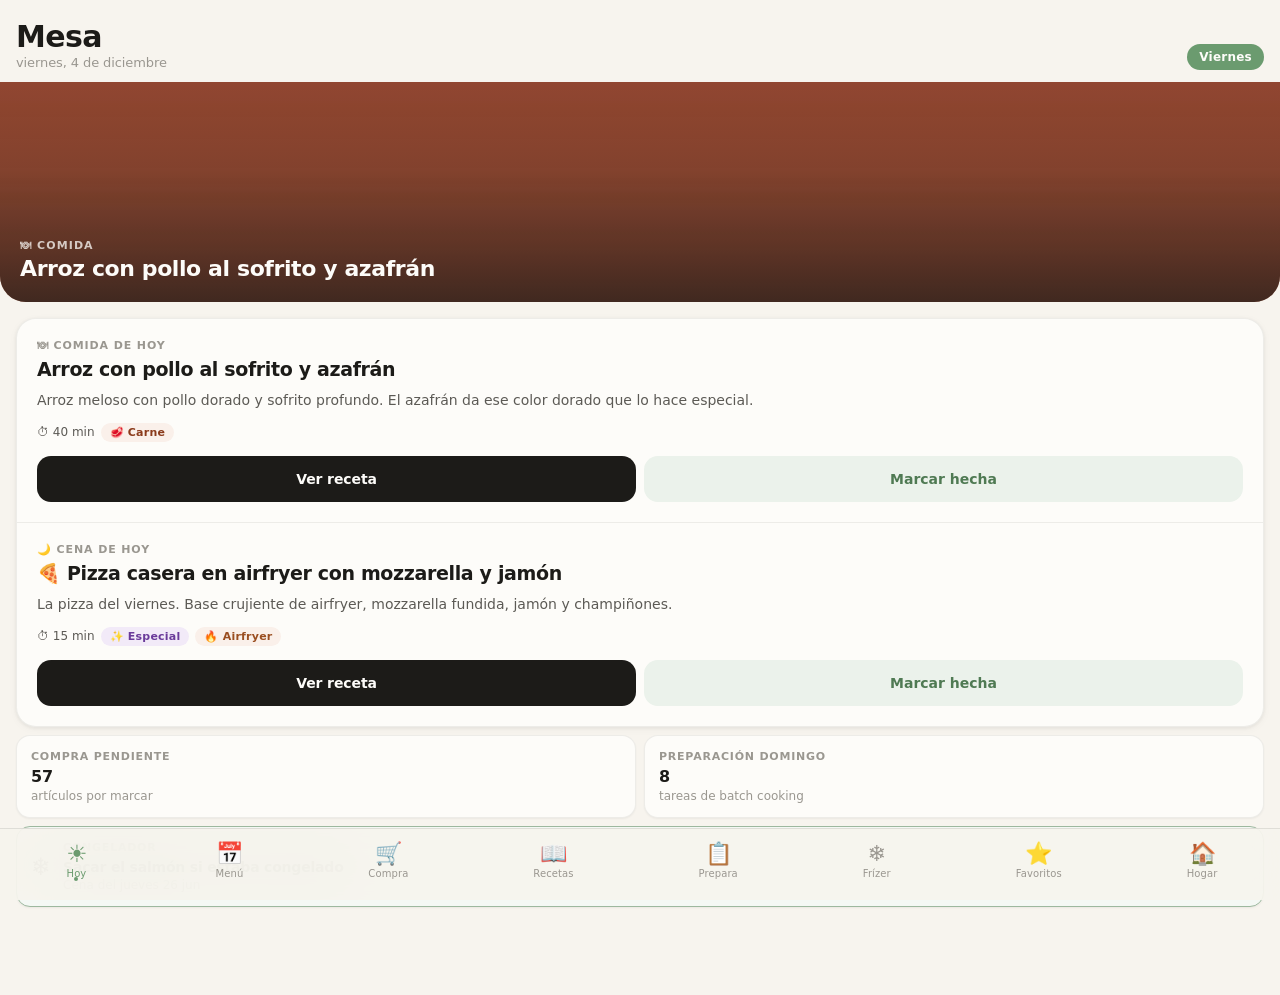
<file: pwa/index.html>
<!DOCTYPE html>
<html lang="es" dir="ltr">
<head>
  <meta charset="UTF-8">
  <meta name="viewport" content="width=device-width, initial-scale=1, viewport-fit=cover">
  <meta name="theme-color" content="#6B9B6F">
  <meta name="apple-mobile-web-app-capable" content="yes">
  <meta name="apple-mobile-web-app-status-bar-style" content="default">
  <meta name="apple-mobile-web-app-title" content="Mesa">
  <meta name="description" content="Planificador quincenal de comidas para Alba y Sergi">
  <meta name="mobile-web-app-capable" content="yes">
  <title>Mesa · Alba y Sergi</title>
  <link rel="manifest" href="manifest.json">
  <link rel="apple-touch-icon" href="icons/icon-192.png">
  <link rel="icon" href="icons/icon-192.png">
  <link rel="stylesheet" href="styles.css">
</head>
<body>

<div id="app" role="application">

  <!-- ══ SCREENS ══════════════════════════════════════════════ -->

  <main id="screen-hoy"        class="screen active"  role="main"         aria-label="Hoy"></main>
  <main id="screen-menu"       class="screen"         role="main"         aria-label="Menú semanal"></main>
  <main id="screen-compra"     class="screen"         role="main"         aria-label="Lista de compra"></main>
  <main id="screen-recetas"    class="screen"         role="main"         aria-label="Recetas"></main>
  <main id="screen-prepara"    class="screen"         role="main"         aria-label="Preparación"></main>
  <main id="screen-congelador" class="screen"         role="main"         aria-label="Congelador"></main>
  <main id="screen-favoritos"  class="screen"         role="main"         aria-label="Favoritos"></main>
  <main id="screen-hogar"      class="screen"         role="main"         aria-label="Hogar"></main>

  <!-- ══ BOTTOM NAV ═══════════════════════════════════════════ -->
  <nav id="bottom-nav" role="navigation" aria-label="Navegación principal">

    <button class="nav-btn active" data-screen="hoy"
            onclick="navigate('hoy')" aria-label="Hoy">
      <span class="nav-icon" aria-hidden="true">☀️</span>
      <span class="nav-label">Hoy</span>
      <div class="nav-dot" aria-hidden="true"></div>
    </button>

    <button class="nav-btn" data-screen="menu"
            onclick="navigate('menu')" aria-label="Menú quincenal">
      <span class="nav-icon" aria-hidden="true">📅</span>
      <span class="nav-label">Menú</span>
      <div class="nav-dot" aria-hidden="true"></div>
    </button>

    <button class="nav-btn" data-screen="compra"
            onclick="navigate('compra')" aria-label="Lista de compra">
      <span class="nav-icon" aria-hidden="true">🛒</span>
      <span class="nav-label">Compra</span>
      <div class="nav-dot" aria-hidden="true"></div>
    </button>

    <button class="nav-btn" data-screen="recetas"
            onclick="navigate('recetas')" aria-label="Recetas">
      <span class="nav-icon" aria-hidden="true">📖</span>
      <span class="nav-label">Recetas</span>
      <div class="nav-dot" aria-hidden="true"></div>
    </button>

    <button class="nav-btn" data-screen="prepara"
            onclick="navigate('prepara')" aria-label="Preparación dominical">
      <span class="nav-icon" aria-hidden="true">📋</span>
      <span class="nav-label">Prepara</span>
      <div class="nav-dot" aria-hidden="true"></div>
    </button>

    <button class="nav-btn" data-screen="congelador"
            onclick="navigate('congelador')" aria-label="Congelador">
      <span class="nav-icon" aria-hidden="true">❄️</span>
      <span class="nav-label">Frízer</span>
      <div class="nav-dot" aria-hidden="true"></div>
    </button>

    <button class="nav-btn" data-screen="favoritos"
            onclick="navigate('favoritos')" aria-label="Favoritos">
      <span class="nav-icon" aria-hidden="true">⭐</span>
      <span class="nav-label">Favoritos</span>
      <div class="nav-dot" aria-hidden="true"></div>
    </button>

    <button class="nav-btn" data-screen="hogar"
            onclick="navigate('hogar')" aria-label="Hogar y agua">
      <span class="nav-icon" aria-hidden="true">🏠</span>
      <span class="nav-label">Hogar</span>
      <div class="nav-dot" aria-hidden="true"></div>
    </button>

  </nav>

</div>

<!-- ══ RECIPE SHEET ══════════════════════════════════════════ -->
<div id="sheet-backdrop" class="sheet-backdrop"
     role="dialog" aria-modal="true" aria-label="Receta">
  <div id="sheet" class="sheet"></div>
</div>

<!-- ══ TOAST ═════════════════════════════════════════════════ -->
<div id="toast" class="toast" role="status" aria-live="polite" aria-atomic="true"></div>

<!-- ══ SCRIPTS ═══════════════════════════════════════════════ -->
<script src="app.js"></script>

</body>
</html>
</file>
<file: pwa/styles.css>
/* ═══════════════════════════════════════════════════════════
   MESA · Design System
   Premium PWA — Mobile first · iOS-inspired · Warm minimal
   ═══════════════════════════════════════════════════════════ */

/* ── 1. TOKENS ────────────────────────────────────────────── */
:root {
  /* Palette */
  --sage:          #6B9B6F;
  --sage-dark:     #4F7A53;
  --sage-light:    #EBF2EB;
  --sage-xlight:   #F4F8F4;
  --terra:         #C4754A;
  --terra-light:   #FAF0EA;
  --beige:         #F7F4EE;
  --beige-mid:     #EDE9E0;
  --beige-dark:    #D4CEBE;
  --white:         #FDFCF9;
  --text-1:        #1C1B18;
  --text-2:        #5C5A55;
  --text-3:        #9A9790;
  --text-inv:      #FDFCF9;

  /* Type color semantics */
  --c-pescado:     #1A5A8A;
  --c-pescado-bg:  #E8F1FA;
  --c-leg:         #4A7A35;
  --c-leg-bg:      #EBF4E4;
  --c-veg:         #4A7A35;
  --c-veg-bg:      #EBF4E4;
  --c-carne:       #8A3A1A;
  --c-carne-bg:    #FAF0EA;
  --c-especial:    #6A3A9A;
  --c-especial-bg: #F2EAF8;
  --c-facil:       #5C5A55;
  --c-facil-bg:    #F0EDE8;

  /* Spacing */
  --sp-xs: 4px;
  --sp-sm: 8px;
  --sp-md: 12px;
  --sp-lg: 16px;
  --sp-xl: 20px;
  --sp-2xl: 28px;
  --sp-3xl: 40px;

  /* Radii */
  --r-sm: 8px;
  --r-md: 14px;
  --r-lg: 20px;
  --r-xl: 26px;
  --r-full: 999px;

  /* Shadows */
  --shadow-xs:  0 1px 2px rgba(28,27,24,.05);
  --shadow-sm:  0 1px 4px rgba(28,27,24,.07), 0 2px 8px rgba(28,27,24,.04);
  --shadow-md:  0 2px 8px rgba(28,27,24,.08), 0 6px 20px rgba(28,27,24,.05);
  --shadow-lg:  0 8px 28px rgba(28,27,24,.10), 0 2px 6px rgba(28,27,24,.06);

  /* Motion */
  --ease-out: cubic-bezier(0.16, 1, 0.3, 1);
  --ease-spring: cubic-bezier(0.34, 1.56, 0.64, 1);

  /* Nav */
  --nav-h: 72px;
  --safe-b: env(safe-area-inset-bottom, 0px);
  --safe-t: env(safe-area-inset-top, 44px);
}

/* ── 2. RESET & BASE ──────────────────────────────────────── */
*, *::before, *::after { box-sizing: border-box; margin: 0; padding: 0; }
html {
  font-size: 16px;
  -webkit-text-size-adjust: 100%;
  scroll-behavior: smooth;
}
body {
  font-family: -apple-system, 'SF Pro Text', BlinkMacSystemFont, 'Segoe UI', system-ui, sans-serif;
  background: var(--beige);
  color: var(--text-1);
  min-height: 100dvh;
  overscroll-behavior: none;
  -webkit-font-smoothing: antialiased;
  -moz-osx-font-smoothing: grayscale;
}
button { font-family: inherit; cursor: pointer; border: none; background: none; -webkit-tap-highlight-color: transparent; }
a { color: inherit; text-decoration: none; }
img { display: block; max-width: 100%; }
input, select { font-family: inherit; }

/* ── 3. LAYOUT ────────────────────────────────────────────── */
#app {
  min-height: 100dvh;
  padding-bottom: calc(var(--nav-h) + var(--safe-b));
  padding-top: var(--safe-t);
}

.screen {
  display: none;
  min-height: calc(100dvh - var(--nav-h) - var(--safe-b) - var(--safe-t));
  animation: screenIn .22s var(--ease-out) both;
}
.screen.active { display: block; }

@keyframes screenIn {
  from { opacity: 0; transform: translateY(8px); }
  to   { opacity: 1; transform: translateY(0); }
}

/* ── 4. TOPBAR ────────────────────────────────────────────── */
.topbar {
  padding: calc(var(--sp-lg) + 4px) var(--sp-lg) var(--sp-md);
  position: sticky;
  top: var(--safe-t);
  z-index: 50;
  background: rgba(247,244,238,.88);
  backdrop-filter: saturate(180%) blur(24px);
  -webkit-backdrop-filter: saturate(180%) blur(24px);
}
.topbar-inner {
  display: flex;
  align-items: flex-end;
  justify-content: space-between;
}
.topbar-title {
  font-family: -apple-system, 'SF Pro Display', BlinkMacSystemFont, system-ui, sans-serif;
  font-size: 30px;
  font-weight: 700;
  letter-spacing: -.6px;
  color: var(--text-1);
  line-height: 1.1;
}
.topbar-subtitle {
  font-size: 13px;
  color: var(--text-3);
  margin-top: 2px;
  letter-spacing: -.1px;
}
.topbar-badge {
  display: inline-flex;
  align-items: center;
  gap: 5px;
  padding: 6px 12px;
  background: var(--sage);
  color: var(--text-inv);
  font-size: 12px;
  font-weight: 600;
  border-radius: var(--r-full);
  letter-spacing: .02em;
}

/* ── 5. BOTTOM NAV ────────────────────────────────────────── */
#bottom-nav {
  position: fixed;
  bottom: 0; left: 0; right: 0;
  z-index: 100;
  height: calc(var(--nav-h) + var(--safe-b));
  background: rgba(247,244,238,.90);
  backdrop-filter: saturate(200%) blur(28px);
  -webkit-backdrop-filter: saturate(200%) blur(28px);
  border-top: 0.5px solid rgba(28,27,24,.10);
  display: flex;
  align-items: flex-start;
  justify-content: space-around;
  padding: 8px 0 0;
}
.nav-btn {
  display: flex;
  flex-direction: column;
  align-items: center;
  gap: 3px;
  padding: 6px 10px 4px;
  min-width: 48px;
  min-height: 44px;
  color: var(--text-3);
  font-size: 10px;
  font-weight: 500;
  letter-spacing: .01em;
  transition: color .15s;
  position: relative;
}
.nav-btn.active { color: var(--sage); }
.nav-icon {
  font-size: 22px;
  line-height: 1;
  transition: transform .2s var(--ease-spring);
}
.nav-btn.active .nav-icon { transform: scale(1.08); }
.nav-label { font-size: 10px; }
.nav-dot {
  width: 4px; height: 4px;
  border-radius: 50%;
  background: var(--sage);
  position: absolute;
  bottom: 2px; left: 50%;
  transform: translateX(-50%) scale(0);
  transition: transform .2s var(--ease-spring);
}
.nav-btn.active .nav-dot { transform: translateX(-50%) scale(1); }

/* ── 6. CONTENT WRAPPERS ──────────────────────────────────── */
.content { padding: var(--sp-lg); }
.content + .content { padding-top: 0; }
.section-head {
  font-size: 11px;
  font-weight: 700;
  letter-spacing: .08em;
  text-transform: uppercase;
  color: var(--text-3);
  padding: var(--sp-xl) 0 var(--sp-sm);
}
.section-head:first-child { padding-top: 0; }

/* ── 7. CARDS ─────────────────────────────────────────────── */
.card {
  background: var(--white);
  border-radius: var(--r-lg);
  border: 0.5px solid rgba(28,27,24,.07);
  box-shadow: var(--shadow-sm);
  overflow: hidden;
}
.card + .card { margin-top: var(--sp-md); }

/* ── 8. TAGS / PILLS ──────────────────────────────────────── */
.tag {
  display: inline-flex;
  align-items: center;
  gap: 3px;
  font-size: 11px;
  font-weight: 600;
  padding: 3px 9px;
  border-radius: var(--r-full);
  white-space: nowrap;
  letter-spacing: .02em;
}
.tag-pescado  { background: var(--c-pescado-bg);  color: var(--c-pescado);  }
.tag-legumbres { background: var(--c-leg-bg);     color: var(--c-leg);      }
.tag-vegetariano { background: var(--c-veg-bg);   color: var(--c-veg);      }
.tag-carne    { background: var(--c-carne-bg);    color: var(--c-carne);    }
.tag-especial { background: var(--c-especial-bg); color: var(--c-especial); }
.tag-facil    { background: var(--c-facil-bg);    color: var(--c-facil);    }
.tag-airfryer { background: #FAF0EA; color: #9A4E20; }

/* ── 9. TODAY SCREEN ──────────────────────────────────────── */
.today-hero {
  position: relative;
  height: 220px;
  overflow: hidden;
  border-radius: 0 0 var(--r-xl) var(--r-xl);
  margin-bottom: var(--sp-lg);
  flex-shrink: 0;
}
.today-hero-img {
  width: 100%; height: 100%;
  object-fit: cover;
  display: block;
}
.today-hero-overlay {
  position: absolute; inset: 0;
  background: linear-gradient(
    to bottom,
    rgba(28,27,24,.0) 0%,
    rgba(28,27,24,.15) 40%,
    rgba(28,27,24,.72) 100%
  );
}
.today-hero-content {
  position: absolute;
  bottom: 0; left: 0; right: 0;
  padding: var(--sp-xl);
}
.today-hero-eyebrow {
  font-size: 11px;
  font-weight: 700;
  letter-spacing: .1em;
  text-transform: uppercase;
  color: rgba(253,252,249,.75);
  margin-bottom: 4px;
  display: flex;
  align-items: center;
  gap: 5px;
}
.today-hero-title {
  font-family: -apple-system, 'SF Pro Display', BlinkMacSystemFont, system-ui, sans-serif;
  font-size: 22px;
  font-weight: 700;
  letter-spacing: -.4px;
  color: var(--text-inv);
  line-height: 1.2;
}
.today-date-row {
  display: flex;
  align-items: center;
  justify-content: space-between;
  padding: 0 var(--sp-lg) var(--sp-md);
}
.today-date {
  font-family: -apple-system, 'SF Pro Display', BlinkMacSystemFont, system-ui, sans-serif;
  font-size: 15px;
  font-weight: 500;
  color: var(--text-2);
}
.today-date span { color: var(--text-1); font-weight: 600; }

/* Meal block inside card */
.meal-block {
  padding: var(--sp-xl);
}
.meal-block + .meal-block {
  border-top: 0.5px solid rgba(28,27,24,.07);
}
.meal-eyebrow {
  font-size: 11px;
  font-weight: 700;
  letter-spacing: .08em;
  text-transform: uppercase;
  color: var(--text-3);
  display: flex;
  align-items: center;
  gap: 5px;
  margin-bottom: 6px;
}
.meal-name {
  font-family: -apple-system, 'SF Pro Display', BlinkMacSystemFont, system-ui, sans-serif;
  font-size: 19px;
  font-weight: 700;
  letter-spacing: -.35px;
  color: var(--text-1);
  line-height: 1.25;
  margin-bottom: 8px;
}
.meal-desc {
  font-size: 14px;
  color: var(--text-2);
  line-height: 1.5;
  margin-bottom: 12px;
}
.meal-meta {
  display: flex;
  align-items: center;
  gap: 6px;
  flex-wrap: wrap;
  margin-bottom: 14px;
}
.meal-time {
  font-size: 12px;
  color: var(--text-2);
  display: flex;
  align-items: center;
  gap: 3px;
  font-weight: 500;
}
.meal-actions {
  display: flex;
  gap: 8px;
}

/* Buttons */
.btn-primary {
  flex: 1;
  background: var(--text-1);
  color: var(--text-inv);
  font-size: 14px;
  font-weight: 600;
  padding: 12px 16px;
  border-radius: var(--r-md);
  text-align: center;
  min-height: 46px;
  display: flex;
  align-items: center;
  justify-content: center;
  gap: 6px;
  transition: opacity .15s, transform .12s;
  letter-spacing: -.1px;
}
.btn-primary:active { opacity: .82; transform: scale(.98); }
.btn-primary.sage { background: var(--sage); }

.btn-secondary {
  background: var(--beige-mid);
  color: var(--text-1);
  font-size: 14px;
  font-weight: 600;
  padding: 12px 16px;
  border-radius: var(--r-md);
  min-height: 46px;
  display: flex;
  align-items: center;
  justify-content: center;
  gap: 6px;
  transition: opacity .15s, transform .12s;
}
.btn-secondary:active { opacity: .75; transform: scale(.98); }

.btn-done {
  flex: 1;
  background: var(--sage-light);
  color: var(--sage-dark);
  font-size: 14px;
  font-weight: 600;
  padding: 12px 16px;
  border-radius: var(--r-md);
  min-height: 46px;
  display: flex;
  align-items: center;
  justify-content: center;
  gap: 6px;
  transition: all .2s var(--ease-out);
}
.btn-done.is-done {
  background: var(--sage);
  color: var(--text-inv);
}
.btn-done:active { transform: scale(.97); }

/* Quick info tiles */
.quick-tiles {
  display: grid;
  grid-template-columns: 1fr 1fr;
  gap: 8px;
  padding: 0 var(--sp-lg) var(--sp-lg);
}
.quick-tile {
  background: var(--white);
  border-radius: var(--r-md);
  border: 0.5px solid rgba(28,27,24,.07);
  box-shadow: var(--shadow-xs);
  padding: 14px;
  cursor: pointer;
  transition: transform .15s var(--ease-out), box-shadow .15s;
}
.quick-tile:active { transform: scale(.97); box-shadow: none; }
.qt-label {
  font-size: 11px;
  font-weight: 600;
  text-transform: uppercase;
  letter-spacing: .07em;
  color: var(--text-3);
  margin-bottom: 4px;
}
.qt-value {
  font-family: -apple-system, 'SF Pro Display', BlinkMacSystemFont, system-ui, sans-serif;
  font-size: 16px;
  font-weight: 700;
  color: var(--text-1);
  letter-spacing: -.2px;
  line-height: 1.3;
}
.qt-sub { font-size: 12px; color: var(--text-3); margin-top: 2px; }

/* ── 10. WEEK / MENU SCREEN ───────────────────────────────── */
.week-picker {
  overflow-x: auto;
  -webkit-overflow-scrolling: touch;
  scrollbar-width: none;
  padding: 0 var(--sp-lg) var(--sp-md);
}
.week-picker::-webkit-scrollbar { display: none; }
.week-strip {
  display: flex;
  gap: 6px;
  width: max-content;
  padding-bottom: 2px;
}
.week-tab {
  padding: 7px 16px;
  border-radius: var(--r-full);
  border: 1.5px solid var(--beige-dark);
  background: var(--white);
  font-size: 13px;
  font-weight: 600;
  color: var(--text-2);
  white-space: nowrap;
  transition: all .18s;
  min-height: 36px;
}
.week-tab.active {
  background: var(--text-1);
  border-color: var(--text-1);
  color: var(--text-inv);
}

.day-strip {
  overflow-x: auto;
  -webkit-overflow-scrolling: touch;
  scrollbar-width: none;
  padding: var(--sp-sm) var(--sp-lg) var(--sp-md);
}
.day-strip::-webkit-scrollbar { display: none; }
.day-pills {
  display: flex;
  gap: 6px;
  width: max-content;
}
.day-pill {
  display: flex;
  flex-direction: column;
  align-items: center;
  gap: 2px;
  padding: 8px 10px;
  border-radius: var(--r-md);
  border: 1.5px solid var(--beige-dark);
  background: var(--white);
  min-width: 50px;
  transition: all .18s var(--ease-out);
  cursor: pointer;
}
.day-pill.today {
  border-color: var(--sage);
  background: var(--sage);
}
.day-pill.selected:not(.today) {
  border-color: var(--text-1);
  background: var(--text-1);
}
.dp-lbl {
  font-size: 10px;
  font-weight: 700;
  text-transform: uppercase;
  letter-spacing: .06em;
  color: var(--text-3);
}
.dp-num {
  font-family: -apple-system, 'SF Pro Display', BlinkMacSystemFont, system-ui, sans-serif;
  font-size: 18px;
  font-weight: 700;
  color: var(--text-1);
}
.day-pill.today .dp-lbl,
.day-pill.today .dp-num,
.day-pill.selected:not(.today) .dp-lbl,
.day-pill.selected:not(.today) .dp-num { color: var(--text-inv); }

.day-dots { display: flex; gap: 3px; margin-top: 2px; }
.day-dot {
  width: 5px; height: 5px;
  border-radius: 50%;
  background: var(--beige-dark);
}
.day-dot.pescado { background: var(--c-pescado); }
.day-dot.vegetariano, .day-dot.legumbres { background: var(--sage); }
.day-dot.especial { background: var(--c-especial); }
.day-dot.carne { background: var(--terra); }

/* Day detail */
.day-detail-card {
  background: var(--white);
  border-radius: var(--r-lg);
  border: 0.5px solid rgba(28,27,24,.07);
  box-shadow: var(--shadow-sm);
  margin: 0 var(--sp-lg);
  overflow: hidden;
}
.day-meal-row {
  display: flex;
  align-items: flex-start;
  gap: var(--sp-md);
  padding: var(--sp-xl);
  cursor: pointer;
  transition: background .12s;
}
.day-meal-row:active { background: var(--beige); }
.day-meal-row + .day-meal-row {
  border-top: 0.5px solid rgba(28,27,24,.07);
}
.dmr-img {
  width: 56px; height: 56px;
  border-radius: var(--r-sm);
  object-fit: cover;
  flex-shrink: 0;
}
.dmr-body { flex: 1; min-width: 0; }
.dmr-eyebrow {
  font-size: 10px;
  font-weight: 700;
  letter-spacing: .08em;
  text-transform: uppercase;
  color: var(--text-3);
  margin-bottom: 3px;
}
.dmr-name {
  font-size: 15px;
  font-weight: 600;
  color: var(--text-1);
  line-height: 1.3;
  margin-bottom: 6px;
  letter-spacing: -.2px;
  display: -webkit-box;
  -webkit-line-clamp: 2;
  -webkit-box-orient: vertical;
  overflow: hidden;
}
.dmr-meta { display: flex; gap: 5px; align-items: center; flex-wrap: wrap; }
.dmr-arrow {
  font-size: 20px;
  color: var(--text-3);
  align-self: center;
  flex-shrink: 0;
}

/* ── 11. SHOPPING SCREEN ──────────────────────────────────── */
.shop-progress {
  padding: 0 var(--sp-lg) var(--sp-lg);
}
.shop-progress-bar {
  height: 4px;
  background: var(--beige-mid);
  border-radius: var(--r-full);
  overflow: hidden;
  margin-bottom: 6px;
}
.shop-progress-fill {
  height: 100%;
  background: var(--sage);
  border-radius: var(--r-full);
  transition: width .4s var(--ease-out);
}
.shop-progress-text {
  font-size: 12px;
  color: var(--text-3);
  display: flex;
  justify-content: space-between;
}

.shop-week-tabs {
  display: flex;
  gap: 6px;
  padding: 0 var(--sp-lg) var(--sp-md);
}
.shop-week-tab {
  flex: 1;
  padding: 8px 12px;
  border-radius: var(--r-md);
  border: 1.5px solid var(--beige-dark);
  background: var(--white);
  font-size: 13px;
  font-weight: 600;
  color: var(--text-2);
  transition: all .18s;
  min-height: 40px;
}
.shop-week-tab.active {
  background: var(--sage);
  border-color: var(--sage);
  color: var(--text-inv);
}

.shop-section-head {
  font-size: 12px;
  font-weight: 700;
  letter-spacing: .05em;
  text-transform: uppercase;
  color: var(--text-2);
  display: flex;
  align-items: center;
  gap: 8px;
  padding: var(--sp-xl) var(--sp-xl) var(--sp-sm);
}
.shop-section-head:first-child { padding-top: var(--sp-lg); }
.ssh-icon { font-size: 18px; }

.shop-item {
  display: flex;
  align-items: center;
  gap: var(--sp-md);
  padding: 13px var(--sp-xl);
  min-height: 52px;
  border-top: 0.5px solid rgba(28,27,24,.06);
  cursor: pointer;
  transition: background .12s;
  user-select: none;
  -webkit-user-select: none;
}
.shop-item:active { background: var(--beige); }

.shop-check {
  width: 24px; height: 24px;
  border-radius: 50%;
  border: 1.5px solid var(--beige-dark);
  flex-shrink: 0;
  display: flex;
  align-items: center;
  justify-content: center;
  transition: all .2s var(--ease-spring);
  position: relative;
  overflow: hidden;
}
.shop-check::after {
  content: "✓";
  color: var(--text-inv);
  font-size: 13px;
  font-weight: 700;
  position: absolute;
  transform: scale(0) rotate(-10deg);
  transition: transform .2s var(--ease-spring);
}
.shop-item.checked .shop-check {
  background: var(--sage);
  border-color: var(--sage);
}
.shop-item.checked .shop-check::after {
  transform: scale(1) rotate(0);
}
.shop-name {
  flex: 1;
  font-size: 15px;
  color: var(--text-1);
  transition: color .2s, text-decoration .2s;
  line-height: 1.4;
}
.shop-qty {
  font-size: 13px;
  color: var(--text-3);
  white-space: nowrap;
  font-weight: 500;
}
.shop-item.checked .shop-name {
  text-decoration: line-through;
  color: var(--text-3);
}

.shop-actions {
  display: flex;
  gap: 8px;
  padding: var(--sp-lg);
  border-top: 0.5px solid rgba(28,27,24,.07);
}

/* ── 12. RECIPE DETAIL SHEET ──────────────────────────────── */
.sheet-backdrop {
  position: fixed;
  inset: 0;
  background: rgba(28,27,24,.40);
  z-index: 500;
  display: flex;
  flex-direction: column;
  justify-content: flex-end;
  opacity: 0;
  pointer-events: none;
  transition: opacity .25s;
}
.sheet-backdrop.open {
  opacity: 1;
  pointer-events: auto;
}
.sheet {
  background: var(--white);
  border-radius: var(--r-xl) var(--r-xl) 0 0;
  max-height: 92dvh;
  overflow-y: auto;
  -webkit-overflow-scrolling: touch;
  overscroll-behavior: contain;
  padding-bottom: calc(var(--sp-2xl) + var(--safe-b));
  transform: translateY(100%);
  transition: transform .32s cubic-bezier(.32,.72,0,1);
}
.sheet-backdrop.open .sheet {
  transform: translateY(0);
}
.sheet-handle {
  width: 40px; height: 4px;
  background: var(--beige-dark);
  border-radius: var(--r-full);
  margin: 14px auto 0;
}
.sheet-hero {
  height: 200px;
  position: relative;
  overflow: hidden;
  margin-top: var(--sp-md);
}
.sheet-hero img {
  width: 100%; height: 100%;
  object-fit: cover;
}
.sheet-hero-overlay {
  position: absolute; inset: 0;
  background: linear-gradient(to top, rgba(28,27,24,.5) 0%, transparent 50%);
}
.sheet-close {
  position: absolute;
  top: var(--sp-md); right: var(--sp-md);
  width: 32px; height: 32px;
  border-radius: 50%;
  background: rgba(28,27,24,.5);
  color: var(--text-inv);
  font-size: 16px;
  display: flex;
  align-items: center;
  justify-content: center;
  font-weight: 700;
}
.sheet-body { padding: var(--sp-xl); }
.sheet-eyebrow {
  font-size: 11px;
  font-weight: 700;
  text-transform: uppercase;
  letter-spacing: .1em;
  color: var(--text-3);
  margin-bottom: 6px;
  display: flex;
  align-items: center;
  gap: 6px;
}
.sheet-title {
  font-family: -apple-system, 'SF Pro Display', BlinkMacSystemFont, system-ui, sans-serif;
  font-size: 24px;
  font-weight: 800;
  letter-spacing: -.5px;
  color: var(--text-1);
  line-height: 1.2;
  margin-bottom: 8px;
}
.sheet-desc {
  font-size: 15px;
  color: var(--text-2);
  line-height: 1.6;
  margin-bottom: var(--sp-lg);
}
.sheet-meta {
  display: flex;
  gap: 6px;
  flex-wrap: wrap;
  margin-bottom: var(--sp-xl);
  padding-bottom: var(--sp-xl);
  border-bottom: 0.5px solid rgba(28,27,24,.07);
}

.recipe-section {
  margin-top: var(--sp-xl);
}
.recipe-section-title {
  font-size: 12px;
  font-weight: 700;
  text-transform: uppercase;
  letter-spacing: .08em;
  color: var(--text-3);
  margin-bottom: var(--sp-md);
}
.ing-item {
  display: flex;
  align-items: center;
  gap: var(--sp-md);
  padding: var(--sp-md) 0;
  border-bottom: 0.5px solid rgba(28,27,24,.06);
  font-size: 15px;
  color: var(--text-1);
  line-height: 1.4;
}
.ing-item:last-child { border-bottom: none; }
.ing-dot {
  width: 6px; height: 6px;
  border-radius: 50%;
  background: var(--sage);
  flex-shrink: 0;
}
.step-item {
  display: flex;
  gap: var(--sp-md);
  padding: var(--sp-md) 0;
  border-bottom: 0.5px solid rgba(28,27,24,.06);
}
.step-item:last-child { border-bottom: none; }
.step-num {
  width: 26px; height: 26px;
  border-radius: 50%;
  background: var(--sage-light);
  color: var(--sage-dark);
  font-size: 13px;
  font-weight: 700;
  display: flex;
  align-items: center;
  justify-content: center;
  flex-shrink: 0;
  margin-top: 1px;
}
.step-text {
  font-size: 15px;
  color: var(--text-1);
  line-height: 1.55;
  flex: 1;
}

/* Rating */
.sheet-rating {
  display: flex;
  align-items: center;
  justify-content: space-between;
  padding: var(--sp-xl);
  margin-top: var(--sp-lg);
  background: var(--beige);
  border-radius: var(--r-md);
}
.rating-label { font-size: 14px; color: var(--text-2); font-weight: 500; }
.rating-stars { display: flex; gap: 6px; }
.rating-star {
  font-size: 28px;
  color: var(--beige-dark);
  cursor: pointer;
  transition: color .15s, transform .15s var(--ease-spring);
  line-height: 1;
}
.rating-star:active { transform: scale(1.3); }
.rating-star.on { color: #E8A020; }

/* ── 13. PREP SCREEN ──────────────────────────────────────── */
.prep-week-tabs {
  display: flex;
  gap: 6px;
  padding: 0 var(--sp-lg) var(--sp-md);
}
.prep-week-tab {
  flex: 1;
  padding: 8px 12px;
  border-radius: var(--r-md);
  border: 1.5px solid var(--beige-dark);
  background: var(--white);
  font-size: 13px;
  font-weight: 600;
  color: var(--text-2);
  transition: all .18s;
  min-height: 40px;
}
.prep-week-tab.active {
  background: var(--terra);
  border-color: var(--terra);
  color: var(--text-inv);
}

.prep-item {
  display: flex;
  align-items: flex-start;
  gap: var(--sp-md);
  padding: var(--sp-xl);
  border-top: 0.5px solid rgba(28,27,24,.06);
  cursor: pointer;
  user-select: none;
  -webkit-user-select: none;
  transition: background .12s;
}
.prep-item:first-child { border-top: none; }
.prep-item:active { background: var(--beige); }
.prep-check {
  width: 24px; height: 24px;
  border-radius: var(--r-sm);
  border: 1.5px solid var(--beige-dark);
  flex-shrink: 0;
  margin-top: 1px;
  display: flex;
  align-items: center;
  justify-content: center;
  transition: all .2s var(--ease-spring);
  position: relative;
}
.prep-check::after {
  content: "✓";
  color: var(--text-inv);
  font-size: 13px;
  font-weight: 700;
  transform: scale(0);
  transition: transform .2s var(--ease-spring);
}
.prep-item.done .prep-check {
  background: var(--terra);
  border-color: var(--terra);
}
.prep-item.done .prep-check::after { transform: scale(1); }
.prep-body { flex: 1; }
.prep-task {
  font-size: 15px;
  font-weight: 600;
  color: var(--text-1);
  margin-bottom: 3px;
  transition: color .2s;
}
.prep-detail { font-size: 13px; color: var(--text-2); line-height: 1.45; }
.prep-chips { display: flex; gap: 6px; margin-top: 6px; }
.prep-chip {
  display: flex;
  align-items: center;
  gap: 3px;
  font-size: 11px;
  font-weight: 600;
  padding: 3px 8px;
  border-radius: var(--r-full);
  background: var(--terra-light);
  color: var(--terra);
}
.prep-item.done .prep-task { color: var(--text-3); text-decoration: line-through; }

.prep-total {
  margin: var(--sp-md) var(--sp-lg);
  padding: var(--sp-lg);
  background: var(--sage-xlight);
  border-radius: var(--r-md);
  display: flex;
  align-items: center;
  gap: var(--sp-md);
}
.prep-total-icon { font-size: 24px; }
.prep-total-text { flex: 1; }
.prep-total-label { font-size: 12px; color: var(--text-3); font-weight: 600; text-transform: uppercase; letter-spacing: .06em; }
.prep-total-value { font-size: 16px; font-weight: 700; color: var(--sage-dark); margin-top: 2px; }

/* ── 14. FREEZER SCREEN ───────────────────────────────────── */
.freezer-timeline { padding: 0 var(--sp-lg); }
.freezer-item {
  display: flex;
  gap: var(--sp-lg);
  padding: var(--sp-lg) 0;
  position: relative;
}
.freezer-item:not(:last-child)::after {
  content: '';
  position: absolute;
  left: 19px;
  top: calc(var(--sp-lg) + 20px);
  bottom: 0;
  width: 2px;
  background: var(--beige-mid);
}
.freezer-dot-wrap { position: relative; z-index: 1; }
.freezer-dot {
  width: 40px; height: 40px;
  border-radius: 50%;
  background: var(--white);
  border: 2px solid var(--beige-dark);
  display: flex;
  align-items: center;
  justify-content: center;
  font-size: 18px;
  flex-shrink: 0;
  box-shadow: var(--shadow-xs);
}
.freezer-dot.urgente {
  border-color: var(--sage);
  background: var(--sage-light);
}
.freezer-content { flex: 1; padding-top: 8px; }
.freezer-dia {
  font-size: 11px;
  font-weight: 700;
  text-transform: uppercase;
  letter-spacing: .08em;
  color: var(--text-3);
  margin-bottom: 3px;
}
.freezer-accion {
  font-size: 16px;
  font-weight: 600;
  color: var(--text-1);
  margin-bottom: 3px;
}
.freezer-para { font-size: 13px; color: var(--text-2); }
.freezer-badge {
  display: inline-flex;
  align-items: center;
  gap: 3px;
  font-size: 11px;
  font-weight: 600;
  padding: 3px 8px;
  border-radius: var(--r-full);
  background: var(--sage-light);
  color: var(--sage-dark);
  margin-top: 5px;
}

.freezer-empty {
  padding: var(--sp-2xl) var(--sp-lg);
  text-align: center;
}
.freezer-empty-icon { font-size: 48px; margin-bottom: var(--sp-md); }
.freezer-empty-text { font-size: 16px; color: var(--text-3); font-weight: 500; }

/* ── 15. FAVORITES SCREEN ─────────────────────────────────── */
.fav-item {
  display: flex;
  align-items: center;
  gap: var(--sp-md);
  padding: var(--sp-lg) var(--sp-xl);
  border-top: 0.5px solid rgba(28,27,24,.06);
  cursor: pointer;
  transition: background .12s;
}
.fav-item:first-child { border-top: none; }
.fav-item:active { background: var(--beige); }
.fav-img {
  width: 52px; height: 52px;
  border-radius: var(--r-sm);
  object-fit: cover;
  flex-shrink: 0;
}
.fav-body { flex: 1; min-width: 0; }
.fav-name {
  font-size: 15px;
  font-weight: 600;
  color: var(--text-1);
  margin-bottom: 4px;
  white-space: nowrap;
  overflow: hidden;
  text-overflow: ellipsis;
  letter-spacing: -.15px;
}
.fav-meta { display: flex; gap: 5px; align-items: center; }
.fav-stars { display: flex; gap: 2px; flex-shrink: 0; }
.fav-star { font-size: 15px; color: var(--beige-dark); }
.fav-star.on { color: #E8A020; }

/* ── 16. WATER / HOME SCREEN ──────────────────────────────── */
.water-hero {
  background: linear-gradient(135deg, var(--sage) 0%, var(--sage-dark) 100%);
  margin: 0 var(--sp-lg) var(--sp-lg);
  border-radius: var(--r-lg);
  padding: var(--sp-2xl) var(--sp-xl);
  color: var(--text-inv);
  position: relative;
  overflow: hidden;
}
.water-hero::before {
  content: '💧';
  position: absolute;
  right: var(--sp-lg);
  top: 50%;
  transform: translateY(-50%);
  font-size: 72px;
  opacity: .15;
}
.wh-label {
  font-size: 11px;
  font-weight: 700;
  text-transform: uppercase;
  letter-spacing: .1em;
  opacity: .75;
  margin-bottom: 4px;
}
.wh-big {
  font-family: -apple-system, 'SF Pro Display', BlinkMacSystemFont, system-ui, sans-serif;
  font-size: 48px;
  font-weight: 800;
  letter-spacing: -2px;
  line-height: 1;
  margin-bottom: 4px;
}
.wh-big span { font-size: 22px; font-weight: 500; letter-spacing: 0; opacity: .8; }
.wh-sub { font-size: 14px; opacity: .75; }

.water-bottles-grid {
  display: flex;
  flex-wrap: wrap;
  gap: 8px;
  justify-content: center;
  padding: var(--sp-md) 0 var(--sp-lg);
}
.water-bottle {
  width: 38px; height: 54px;
  border-radius: 5px 5px 4px 4px;
  border: 2px solid var(--beige-dark);
  position: relative;
  overflow: hidden;
  cursor: pointer;
  transition: transform .15s var(--ease-spring), border-color .15s;
}
.water-bottle:active { transform: scale(.9); }
.water-bottle.home { border-color: var(--sage); }
.water-bottle.home::after {
  content: '';
  position: absolute;
  inset: 0;
  background: var(--sage-light);
}
.water-bottle-num {
  position: absolute;
  inset: 0;
  display: flex;
  align-items: flex-end;
  justify-content: center;
  font-size: 9px;
  font-weight: 700;
  padding-bottom: 3px;
  color: var(--text-3);
  z-index: 1;
}
.water-bottle.home .water-bottle-num { color: var(--sage-dark); }

.water-legend {
  display: flex;
  gap: var(--sp-xl);
  justify-content: center;
  margin-bottom: var(--sp-xl);
}
.wl-item {
  display: flex;
  align-items: center;
  gap: 6px;
  font-size: 13px;
  color: var(--text-2);
}
.wl-dot {
  width: 12px; height: 12px;
  border-radius: 3px;
}

.water-adj {
  display: flex;
  align-items: center;
  justify-content: space-between;
  padding: var(--sp-lg) var(--sp-xl);
}
.water-adj-label { font-size: 15px; color: var(--text-1); font-weight: 500; }
.water-adj-ctrl {
  display: flex;
  align-items: center;
  gap: var(--sp-lg);
}
.water-adj-btn {
  width: 38px; height: 38px;
  border-radius: 50%;
  font-size: 22px;
  font-weight: 300;
  display: flex;
  align-items: center;
  justify-content: center;
  transition: transform .12s var(--ease-spring), opacity .12s;
}
.water-adj-btn:active { transform: scale(.88); opacity: .7; }
.water-adj-btn.minus { background: var(--beige-mid); color: var(--text-1); }
.water-adj-btn.plus { background: var(--sage-light); color: var(--sage-dark); }
.water-adj-val {
  font-family: -apple-system, 'SF Pro Display', BlinkMacSystemFont, system-ui, sans-serif;
  font-size: 20px;
  font-weight: 700;
  color: var(--text-1);
  min-width: 28px;
  text-align: center;
}

/* Home stats */
.stats-grid {
  display: grid;
  grid-template-columns: 1fr 1fr;
  gap: 8px;
  padding: 0 var(--sp-lg);
}
.stat-tile {
  background: var(--white);
  border-radius: var(--r-md);
  border: 0.5px solid rgba(28,27,24,.07);
  box-shadow: var(--shadow-xs);
  padding: var(--sp-lg);
}
.st-num {
  font-family: -apple-system, 'SF Pro Display', BlinkMacSystemFont, system-ui, sans-serif;
  font-size: 28px;
  font-weight: 800;
  color: var(--sage);
  letter-spacing: -1px;
}
.st-label { font-size: 12px; color: var(--text-3); margin-top: 2px; font-weight: 500; }

/* ── 17. TOAST ────────────────────────────────────────────── */
.toast {
  position: fixed;
  bottom: calc(var(--nav-h) + var(--safe-b) + 14px);
  left: 50%;
  transform: translateX(-50%) translateY(12px);
  background: var(--text-1);
  color: var(--text-inv);
  font-size: 14px;
  font-weight: 500;
  padding: 10px 20px;
  border-radius: var(--r-full);
  box-shadow: var(--shadow-lg);
  z-index: 600;
  opacity: 0;
  pointer-events: none;
  transition: all .22s var(--ease-out);
  white-space: nowrap;
  letter-spacing: -.1px;
}
.toast.show {
  opacity: 1;
  transform: translateX(-50%) translateY(0);
}

/* ── 18. SEARCH (Recetas) ─────────────────────────────────── */
.search-wrap {
  padding: 0 var(--sp-lg) var(--sp-md);
  position: sticky;
  top: calc(var(--safe-t) + 72px);
  z-index: 20;
  background: rgba(247,244,238,.88);
  backdrop-filter: blur(20px);
  -webkit-backdrop-filter: blur(20px);
}
.search-input {
  width: 100%;
  height: 44px;
  border-radius: var(--r-md);
  border: 1.5px solid var(--beige-mid);
  background: var(--white);
  padding: 0 var(--sp-lg) 0 44px;
  font-size: 15px;
  color: var(--text-1);
  outline: none;
  appearance: none;
  transition: border-color .18s;
}
.search-input:focus { border-color: var(--sage); }
.search-icon {
  position: absolute;
  left: calc(var(--sp-lg) + 14px);
  top: 50%;
  transform: translateY(-50%);
  font-size: 18px;
  pointer-events: none;
}
.search-rel { position: relative; }

.filter-strip {
  display: flex;
  gap: 6px;
  overflow-x: auto;
  scrollbar-width: none;
  padding: var(--sp-sm) 0 var(--sp-md);
}
.filter-strip::-webkit-scrollbar { display: none; }
.filter-btn {
  flex-shrink: 0;
  padding: 6px 13px;
  border-radius: var(--r-full);
  border: 1.5px solid var(--beige-dark);
  background: var(--white);
  font-size: 12px;
  font-weight: 600;
  color: var(--text-2);
  min-height: 34px;
  transition: all .15s;
}
.filter-btn.active {
  background: var(--text-1);
  border-color: var(--text-1);
  color: var(--text-inv);
}

.recipe-grid {
  padding: 0 var(--sp-lg);
  display: grid;
  gap: var(--sp-md);
}
.recipe-card {
  background: var(--white);
  border-radius: var(--r-lg);
  border: 0.5px solid rgba(28,27,24,.07);
  box-shadow: var(--shadow-sm);
  overflow: hidden;
  cursor: pointer;
  transition: transform .15s var(--ease-out), box-shadow .15s;
}
.recipe-card:active { transform: scale(.98); box-shadow: var(--shadow-xs); }
.recipe-card-img {
  width: 100%; height: 140px;
  object-fit: cover;
  display: block;
}
.recipe-card-body { padding: var(--sp-lg); }
.recipe-card-name {
  font-size: 16px;
  font-weight: 700;
  color: var(--text-1);
  letter-spacing: -.2px;
  margin-bottom: 6px;
  line-height: 1.3;
}
.recipe-card-meta {
  display: flex;
  gap: 5px;
  align-items: center;
  flex-wrap: wrap;
}

/* ── 19. UTILITY ──────────────────────────────────────────── */
.divider { height: 0.5px; background: rgba(28,27,24,.07); }
.mt-sm { margin-top: var(--sp-sm); }
.mt-md { margin-top: var(--sp-md); }
.mt-lg { margin-top: var(--sp-lg); }
.px-lg { padding-left: var(--sp-lg); padding-right: var(--sp-lg); }
.text-sage { color: var(--sage); }
.text-terra { color: var(--terra); }
.fw-7 { font-weight: 700; }

@media (prefers-reduced-motion: reduce) {
  *, *::before, *::after { animation-duration: .01ms !important; transition-duration: .01ms !important; }
}
</file>
